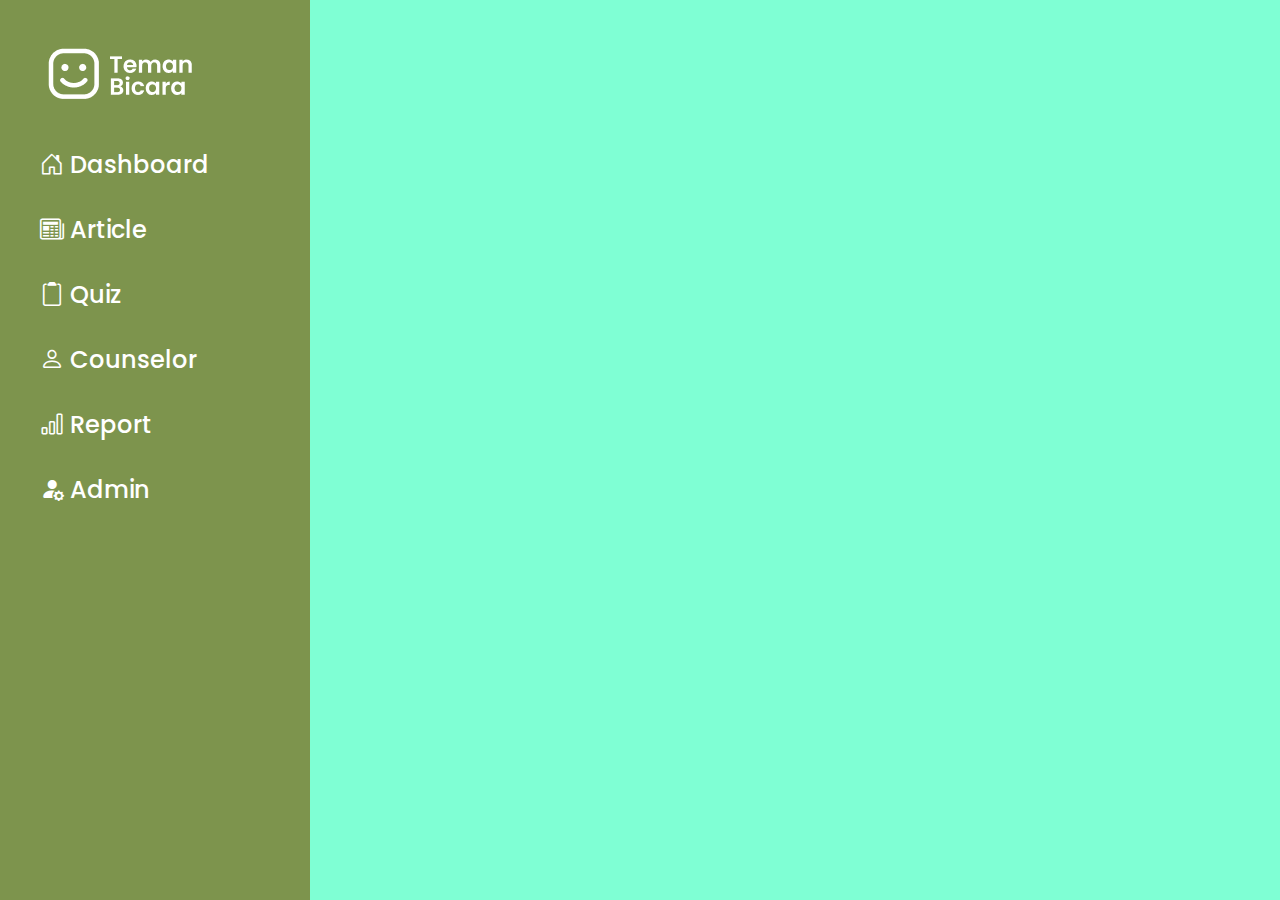
<file: index.html>
<!DOCTYPE html>
<html lang="en">
<head>
    <meta charset="UTF-8">
    <meta name="viewport" content="width=device-width, initial-scale=1.0">
    <title>Teman Bicara Admin</title>
    <link href="https://cdn.jsdelivr.net/npm/bootstrap@5.3.3/dist/css/bootstrap.min.css" rel="stylesheet"
        integrity="sha384-QWTKZyjpPEjISv5WaRU9OFeRpok6YctnYmDr5pNlyT2bRjXh0JMhjY6hW+ALEwIH" crossorigin="anonymous">
        <link rel="stylesheet" href="index.css">
        <link rel="stylesheet" href="https://cdn.jsdelivr.net/npm/bootstrap-icons@1.11.3/font/bootstrap-icons.min.css">
</head>
<body>
    <div class="d-flex">
        <aside id="sidebar">
            <div class="sidebar-logo px-5 py-5">
                <a href="#"><img src="assets/logo.png" alt="logo teman bicara"></a>
            </div>

            <ul class="sidebar-nav p-0">
                <li class="sidebar-item">
                    <a href="#" class="sidebar-link" id="dashboard">
                        <i class="bi bi-house-door"></i>
                        <span>Dashboard</span>
                    </a>
                </li>
                <li class="sidebar-item">
                    <a href="#" class="sidebar-link" id="article">
                        <i class="bi bi-newspaper"></i>
                        <span>Article</span>
                    </a>
                </li>
                <li class="sidebar-item">
                    <a href="#" class="sidebar-link" id="quiz">
                        <i class="bi bi-clipboard2"></i>
                        <span>Quiz</span>
                    </a>
                </li>
                <li class="sidebar-item">
                    <a href="#" class="sidebar-link" id="counselor">
                        <i class="bi bi-person"></i>
                        <span>Counselor</span>
                    </a>
                </li>
                <li class="sidebar-item">
                    <a href="#" class="sidebar-link" id="report">
                        <i class="bi bi-bar-chart"></i>
                        <span>Report</span>
                    </a>
                </li>
                <li class="sidebar-item">
                    <a href="#" class="sidebar-link" id="admin">
                        <i class="bi bi-person-fill-gear"></i>
                        <span>Admin</span>
                    </a>
                </li>
            </ul>
        </aside> 

        <div class="main" id="main">
            
        </div>
    </div>
    <script src="https://code.jquery.com/jquery-3.7.1.min.js"
    integrity="sha256-/JqT3SQfawRcv/BIHPThkBvs0OEvtFFmqPF/lYI/Cxo=" crossorigin="anonymous"></script>

    <script>
        $(document).ready(function () {
                $('#dashboard').click(function () {
                    $('#main').load('src/dashboard/dashboard.html');
                });
                $('#article').click(function () {
                    $('#main').load('src/article/article.html');
                });
                $('#quiz').click(function () {
                    $('#main').load('src/quiz/quiz.html');
                });
                $('#counselor').click(function () {
                    $('#main').load('src/counselor/counselor.html');
                });
                $('#report').click(function () {
                    $('#main').load('src/report/report.html');
                });
                $('#admin').click(function () {
                    $('#main').load('src/admin/admin.html');
                });
            });
    </script>

    <script src="https://cdn.jsdelivr.net/npm/bootstrap@5.3.3/dist/js/bootstrap.bundle.min.js"
        integrity="sha384-YvpcrYf0tY3lHB60NNkmXc5s9fDVZLESaAA55NDzOxhy9GkcIdslK1eN7N6jIeHz"
        crossorigin="anonymous"></script>
</body>
</html>
</file>
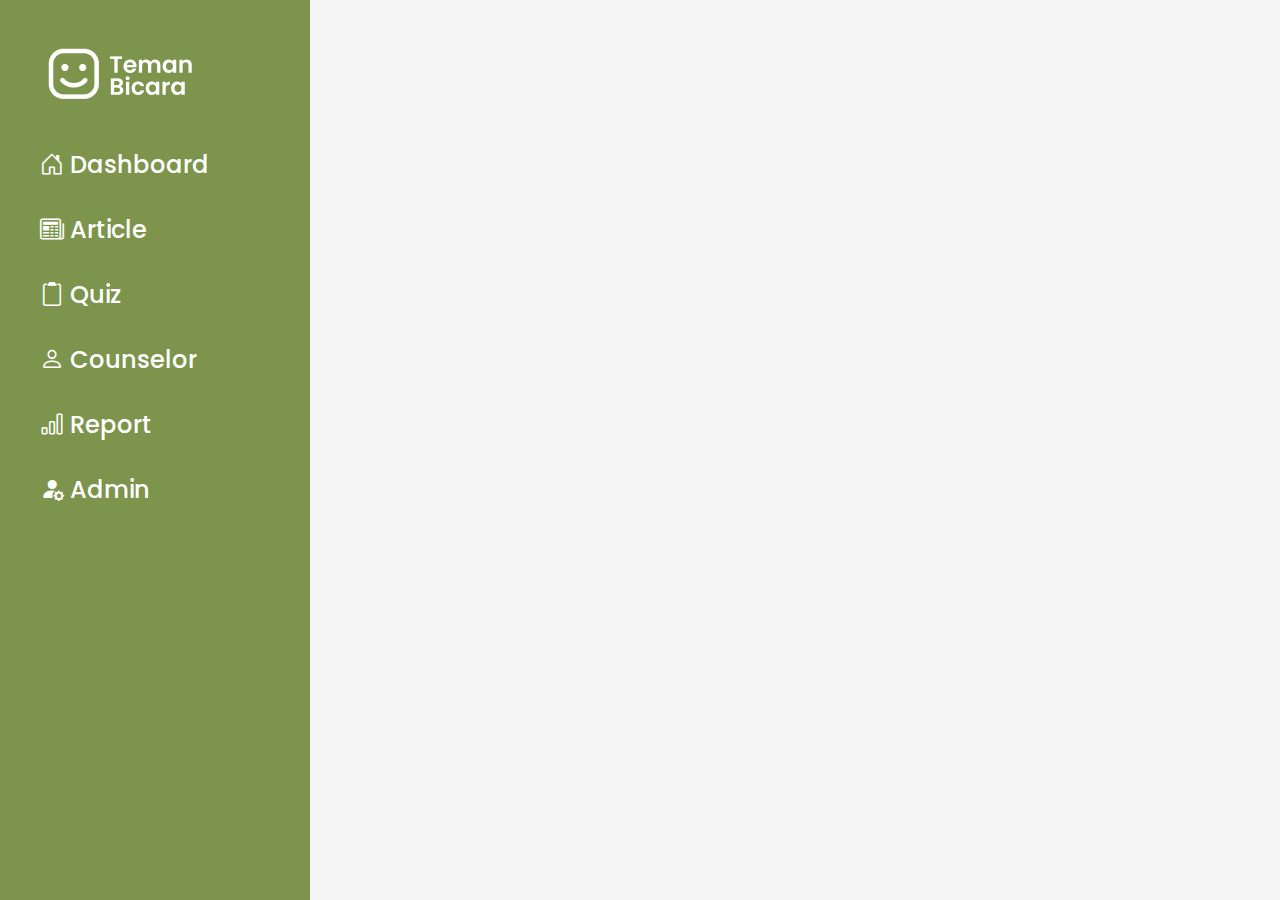
<file: src/index.html>
<!DOCTYPE html>
<html lang="en">
<head>
    <meta charset="UTF-8">
    <meta name="viewport" content="width=device-width, initial-scale=1.0">
    <title>Teman Bicara Admin</title>
    <link href="https://cdn.jsdelivr.net/npm/bootstrap@5.3.3/dist/css/bootstrap.min.css" rel="stylesheet"
        integrity="sha384-QWTKZyjpPEjISv5WaRU9OFeRpok6YctnYmDr5pNlyT2bRjXh0JMhjY6hW+ALEwIH" crossorigin="anonymous">
        <link rel="stylesheet" href="index.css">
        <link rel="stylesheet" href="https://cdn.jsdelivr.net/npm/bootstrap-icons@1.11.3/font/bootstrap-icons.min.css">
</head>
<body>
    <div class="d-flex">
        <aside id="sidebar">
            <div class="sidebar-logo px-5 py-5">
                <a href="#"><img src="../assets/logo.png" alt="logo teman bicara"></a>
            </div>

            <ul class="sidebar-nav p-0">
                <li class="sidebar-item">
                    <a href="#" class="sidebar-link" id="dashboard">
                        <i class="bi bi-house-door"></i>
                        <span>Dashboard</span>
                    </a>
                </li>
                <li class="sidebar-item">
                    <a href="#" class="sidebar-link" id="article">
                        <i class="bi bi-newspaper"></i>
                        <span>Article</span>
                    </a>
                </li>
                <li class="sidebar-item">
                    <a href="#" class="sidebar-link" id="quiz">
                        <i class="bi bi-clipboard2"></i>
                        <span>Quiz</span>
                    </a>
                </li>
                <li class="sidebar-item">
                    <a href="#" class="sidebar-link" id="counselor">
                        <i class="bi bi-person"></i>
                        <span>Counselor</span>
                    </a>
                </li>
                <li class="sidebar-item">
                    <a href="#" class="sidebar-link" id="report">
                        <i class="bi bi-bar-chart"></i>
                        <span>Report</span>
                    </a>
                </li>
                <li class="sidebar-item">
                    <a href="#" class="sidebar-link" id="admin">
                        <i class="bi bi-person-fill-gear"></i>
                        <span>Admin</span>
                    </a>
                </li>
            </ul>
        </aside> 

        <div class="main" id="main">
            
        </div>
    </div>
    <script src="https://code.jquery.com/jquery-3.7.1.min.js"
    integrity="sha256-/JqT3SQfawRcv/BIHPThkBvs0OEvtFFmqPF/lYI/Cxo=" crossorigin="anonymous"></script>

    <script>
        $(document).ready(function () {
                $('#dashboard').click(function () {
                    $('#main').load('dashboard/dashboard.html');
                });
                $('#article').click(function () {
                    $('#main').load('../src/article/article.html');
                });
                $('#quiz').click(function () {
                    $('#main').load('quiz/quiz.html');
                });
                $('#counselor').click(function () {
                    $('#main').load('counselor/counselor.html');
                });
                $('#report').click(function () {
                    $('#main').load('report/report.html');
                });
                $('#admin').click(function () {
                    $('#main').load('admin/admin.html');
                });
            });
    </script>

    <script src="https://cdn.jsdelivr.net/npm/bootstrap@5.3.3/dist/js/bootstrap.bundle.min.js"
        integrity="sha384-YvpcrYf0tY3lHB60NNkmXc5s9fDVZLESaAA55NDzOxhy9GkcIdslK1eN7N6jIeHz"
        crossorigin="anonymous"></script>
</body>
</html>
</file>
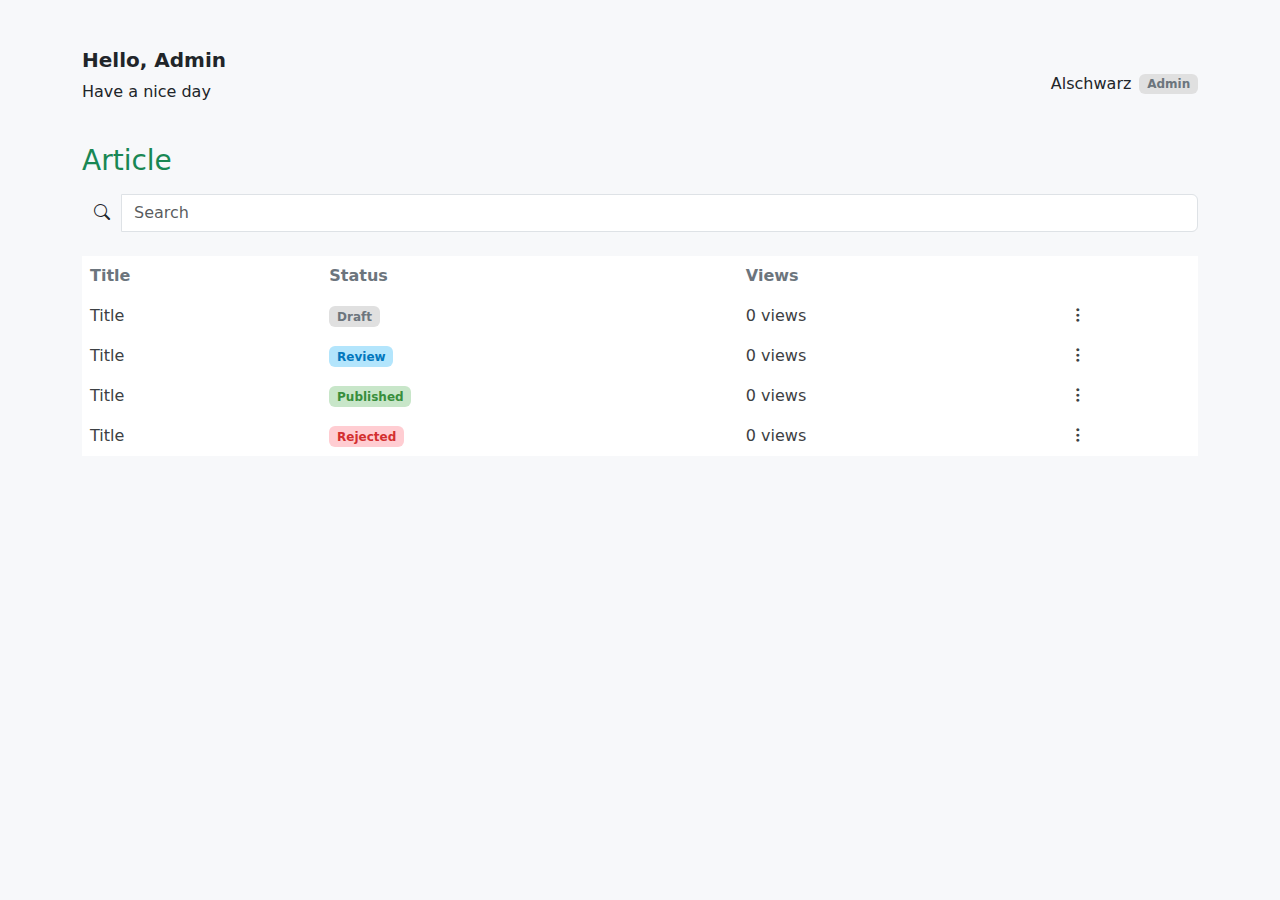
<file: src/article/article.html>
<!DOCTYPE html>
<html lang="en">
<head>
    <meta charset="UTF-8">
    <meta name="viewport" content="width=device-width, initial-scale=1.0">
    <title>Document</title>
    <link href="https://cdn.jsdelivr.net/npm/bootstrap@5.3.3/dist/css/bootstrap.min.css" rel="stylesheet"
        integrity="sha384-QWTKZyjpPEjISv5WaRU9OFeRpok6YctnYmDr5pNlyT2bRjXh0JMhjY6hW+ALEwIH" crossorigin="anonymous">
        <link rel="stylesheet" href="article.css">
        <link rel="stylesheet" href="https://cdn.jsdelivr.net/npm/bootstrap-icons@1.11.3/font/bootstrap-icons.min.css">
</head>
<body>
    <div class="container mt-5">
        <div class="d-flex justify-content-between align-items-center mb-4">
            <div>
                <h5>Hello, Admin</h5>
                <p>Have a nice day</p>
            </div>
            <div class="d-flex align-items-center">
                <div class="me-2">Alschwarz</div>
                <span class="badge bg-secondary">Admin</span>
            </div>
        </div>

        <h3 class="text-success mb-3">Article</h3>

        <div class="input-group mb-4">
            <span class="input-group-text"><i class="bi bi-search"></i></span>
            <input type="text" class="form-control" placeholder="Search">
        </div>

        <table class="table table-borderless">
            <thead>
                <tr>
                    <th>Title</th>
                    <th>Status</th>
                    <th>Views</th>
                    <th></th>
                </tr>
            </thead>
            <tbody>
                <tr>
                    <td>Title</td>
                    <td><span class="badge bg-secondary">Draft</span></td>
                    <td>0 views</td>
                    <td><i class="bi bi-three-dots-vertical"></i></td>
                </tr>
                <tr>
                    <td>Title</td>
                    <td><span class="badge bg-info">Review</span></td>
                    <td>0 views</td>
                    <td><i class="bi bi-three-dots-vertical"></i></td>
                </tr>
                <tr>
                    <td>Title</td>
                    <td><span class="badge bg-success">Published</span></td>
                    <td>0 views</td>
                    <td><i class="bi bi-three-dots-vertical"></i></td>
                </tr>
                <tr>
                    <td>Title</td>
                    <td><span class="badge bg-danger">Rejected</span></td>
                    <td>0 views</td>
                    <td><i class="bi bi-three-dots-vertical"></i></td>
                </tr>
                <!-- Additional rows with Rejected status -->
            </tbody>
        </table>
    </div>

</body>
</html>
</file>
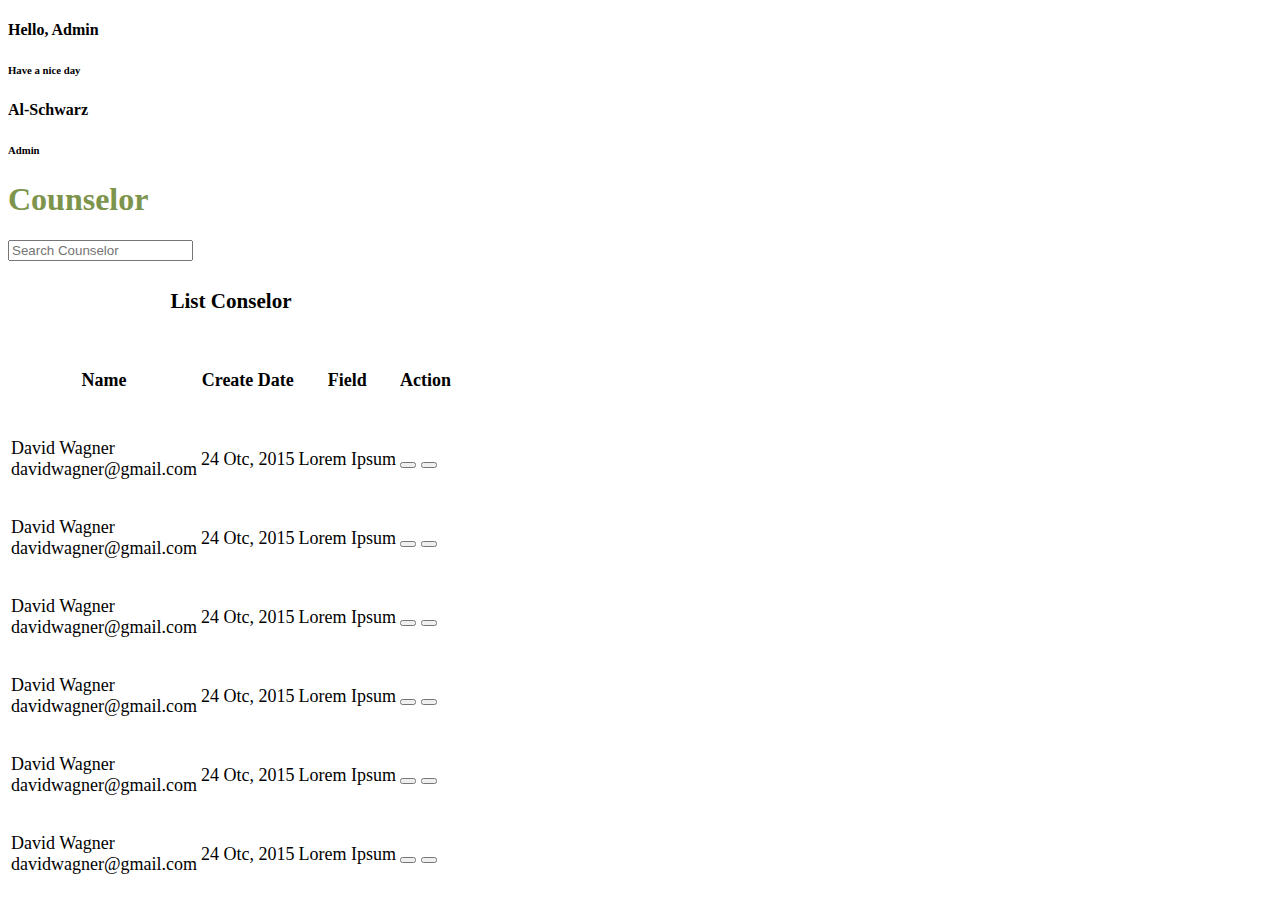
<file: src/counselor/counselor.html>
<!DOCTYPE html>
<html lang="en">
<head>
    <meta charset="UTF-8">
    <meta name="viewport" content="width=device-width, initial-scale=1.0">
    <title>Document</title>

    <style>
        #profile-pict {
            font-size: 45px;
        }

        td, th {
            height: 75px;
            font-size: 18px;
            vertical-align: middle;
        }
    </style>
</head>
<body>
    <main>
        <div class="container-fluid py-3 px-5">
            <div class="d-flex justify-content-between" >
                <div>
                    <h4>Hello, Admin</h4>
                    <h6>Have a nice day</h6>
                </div>
                <div class="d-flex align-items-center">
                    <div id="profile-pict">
                        <i class="bi bi-person-circle"></i>
                    </div>
                    <div class="ps-3">
                        <h4>Al-Schwarz</h4>
                        <h6>Admin</h6>
                    </div>
                </div>
            </div>
            <div class="py-3">
                <h1 style="color: #7D944D;">Counselor</h1>
            </div>
            <div class="input-group mb-5">
                <span class="input-group-text" id="basic-addon1"><i class="bi bi-search"></i></span>
                <input type="text" class="form-control" placeholder="Search Counselor" aria-label="Counselor"
                    aria-describedby="basic-addon1">
            </div>
            <div class="px-3 border rounded">
                <table class="table">
                    <thead>
                        <tr>
                            <th colspan="4">
                                <h3>List Conselor</h3>
                            </th>
                        </tr>
                    </thead>
                    <thead>
                        <tr class="table-success">
                            <th>Name</th>
                            <th>Create Date</th>
                            <th>Field</th>
                            <th>Action</th>
                        </tr>
                    </thead>
                    <tbody>
                        <tr>
                            <td>David Wagner <br> davidwagner@gmail.com</td>
                            <td>24 Otc, 2015</td>
                            <td>Lorem Ipsum</td>
                            <td>
                                <button type="button" class="btn btn-primary btn-sm"><i class="bi bi-pencil"></i></button>
                                <button type="button" class="btn btn-danger btn-sm"><i class="bi bi-trash"></i></button>
                            </td>
                        </tr>
                        <tr>
                            <td>David Wagner <br> davidwagner@gmail.com</td>
                            <td>24 Otc, 2015</td>
                            <td>Lorem Ipsum</td>
                            <td>
                                <button type="button" class="btn btn-primary btn-sm"><i class="bi bi-pencil"></i></button>
                                <button type="button" class="btn btn-danger btn-sm"><i class="bi bi-trash"></i></button>
                            </td>
                        </tr>
                        <tr>
                            <td>David Wagner <br> davidwagner@gmail.com</td>
                            <td>24 Otc, 2015</td>
                            <td>Lorem Ipsum</td>
                            <td>
                                <button type="button" class="btn btn-primary btn-sm"><i class="bi bi-pencil"></i></button>
                                <button type="button" class="btn btn-danger btn-sm"><i class="bi bi-trash"></i></button>
                            </td>
                        </tr>
                        <tr>
                            <td>David Wagner <br> davidwagner@gmail.com</td>
                            <td>24 Otc, 2015</td>
                            <td>Lorem Ipsum</td>
                            <td>
                                <button type="button" class="btn btn-primary btn-sm"><i class="bi bi-pencil"></i></button>
                                <button type="button" class="btn btn-danger btn-sm"><i class="bi bi-trash"></i></button>
                            </td>
                        </tr>
                        <tr>
                            <td>David Wagner <br> davidwagner@gmail.com</td>
                            <td>24 Otc, 2015</td>
                            <td>Lorem Ipsum</td>
                            <td>
                                <button type="button" class="btn btn-primary btn-sm"><i class="bi bi-pencil"></i></button>
                                <button type="button" class="btn btn-danger btn-sm"><i class="bi bi-trash"></i></button>
                            </td>
                        </tr>
                        <tr>
                            <td>David Wagner <br> davidwagner@gmail.com</td>
                            <td>24 Otc, 2015</td>
                            <td>Lorem Ipsum</td>
                            <td>
                                <button type="button" class="btn btn-primary btn-sm"><i class="bi bi-pencil"></i></button>
                                <button type="button" class="btn btn-danger btn-sm"><i class="bi bi-trash"></i></button>
                            </td>
                        </tr>
                    </tbody>
                
                </table>
            </div>
        </div>
    </main>
</body>
</html>
</file>
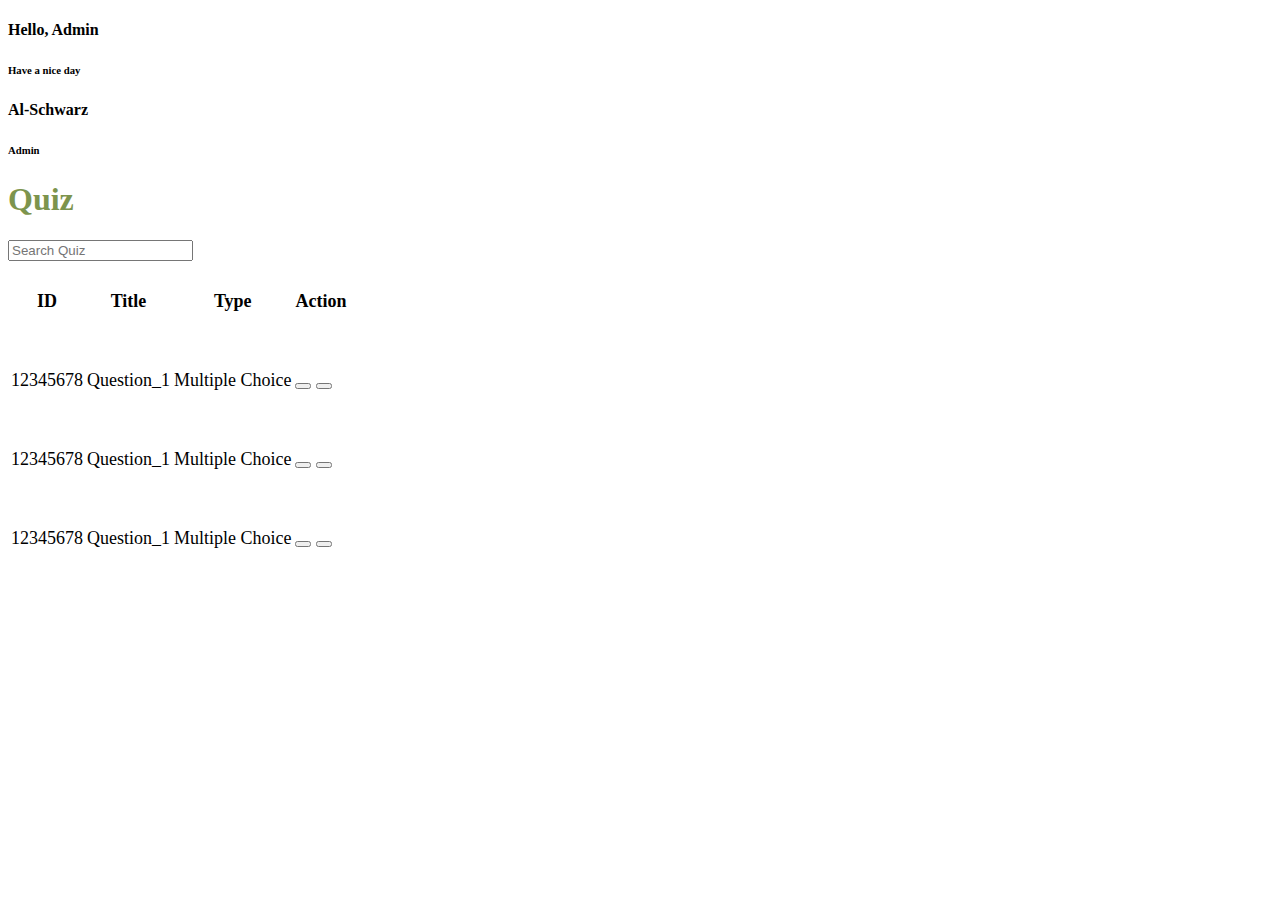
<file: src/quiz/quiz.html>
<!DOCTYPE html>
<html lang="en">
<head>
    <meta charset="UTF-8">
    <meta name="viewport" content="width=device-width, initial-scale=1.0">
    <title>Document</title>
    <style>
        #profile-pict {
            font-size: 45px;
        }
    
        td, th {
                height: 75px;
                font-size: 18px;
                vertical-align: middle;
        }
    </style>
</head>
<body>
    <main>
        <div class="container-fluid py-3 px-5">
            <div class="d-flex justify-content-between" >
                <div>
                    <h4>Hello, Admin</h4>
                    <h6>Have a nice day</h6>
                </div>
                <div class="d-flex align-items-center">
                    <div id="profile-pict">
                        <i class="bi bi-person-circle"></i>
                    </div>
                    <div class="ps-3">
                        <h4>Al-Schwarz</h4>
                        <h6>Admin</h6>
                    </div>
                </div>
            </div>
            <div class="py-3">
                <h1 style="color: #7D944D;">Quiz</h1>
            </div>
            <div class="input-group mb-5">
                <span class="input-group-text" id="basic-addon1"><i class="bi bi-search"></i></span>
                <input type="text" class="form-control" placeholder="Search Quiz" aria-label="Counselor"
                    aria-describedby="basic-addon1">
            </div>
            <div class="px-3 border rounded">
                <table class="table">
                    <thead>
                        <tr class="table-success">
                            <th>ID</th>
                            <th>Title</th>
                            <th>Type</th>
                            <th>Action</th>
                        </tr>
                    </thead>
                    <tbody>
                        <tr>
                            <td>12345678</td>
                            <td>Question_1</td>
                            <td>Multiple Choice</td>
                            <td>
                                <button type="button" class="btn btn-primary btn-sm"><i class="bi bi-pencil"></i></button>
                                <button type="button" class="btn btn-danger btn-sm"><i class="bi bi-trash"></i></button>
                            </td>
                        </tr>
                        <tr>
                            <td>12345678</td>
                            <td>Question_1</td>
                            <td>Multiple Choice</td>
                            <td>
                                <button type="button" class="btn btn-primary btn-sm"><i class="bi bi-pencil"></i></button>
                                <button type="button" class="btn btn-danger btn-sm"><i class="bi bi-trash"></i></button>
                            </td>
                        </tr>
                        <tr>
                            <td>12345678</td>
                            <td>Question_1</td>
                            <td>Multiple Choice</td>
                            <td>
                                <button type="button" class="btn btn-primary btn-sm"><i class="bi bi-pencil"></i></button>
                                <button type="button" class="btn btn-danger btn-sm"><i class="bi bi-trash"></i></button>
                            </td>
                        </tr>
                    </tbody>
            
                </table>
            </div>
        </div>
    </main>
</body>
</html>
</file>
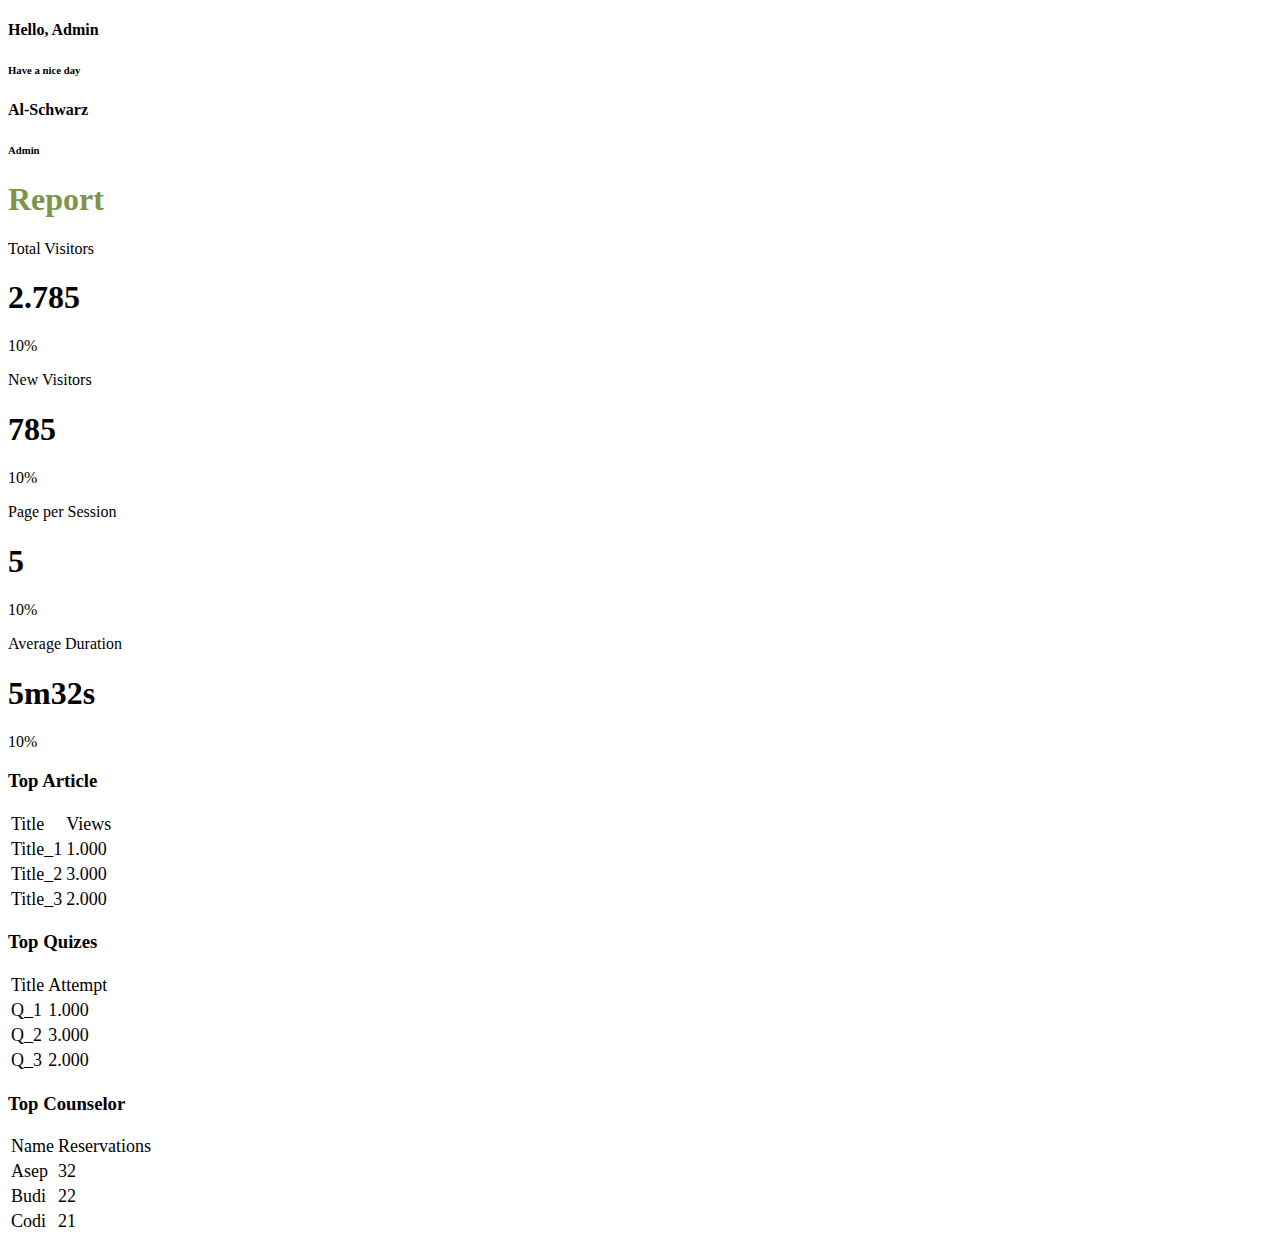
<file: src/report/report.html>
<!DOCTYPE html>
<html lang="en">
<head>
    <meta charset="UTF-8">
    <meta name="viewport" content="width=device-width, initial-scale=1.0">
    <title>Document</title>

    <style>
        #profile-pict {
            font-size: 45px;
        }
        td, th {
            font-size: 18px;
            vertical-align: middle;
        }
    </style>
</head>
<body>
    <main>
        <div class="container-fluid py-3 px-5">
            <div class="d-flex justify-content-between" >
                <div>
                    <h4>Hello, Admin</h4>
                    <h6>Have a nice day</h6>
                </div>
                <div class="d-flex align-items-center">
                    <div id="profile-pict">
                        <i class="bi bi-person-circle"></i>
                    </div>
                    <div class="ps-3">
                        <h4>Al-Schwarz</h4>
                        <h6>Admin</h6>
                    </div>
                </div>
            </div>
            <div class="py-3">
                <h1 style="color: #7D944D;">Report</h1>
            </div>

            <div class="d-flex justify-content-between px-3 py-3 flex-sm-column flex-md-row shadow p-3 mb-5 bg-white rounded">
                <div class="text-center container">
                    <p>Total Visitors</p>
                    <h1>2.785</h1>
                    <p class="text-success"><i class="bi bi-arrow-up"></i><span>10%</span></p>
                </div>
                <div class="text-center container">
                    <p>New Visitors</p>
                    <h1>785</h1>
                    <p class="text-success"><i class="bi bi-arrow-up"></i><span>10%</span></p>
                </div>
                <div class="text-center container">
                    <p>Page per Session</p>
                    <h1>5</h1>
                    <p class="text-danger"><i class="bi bi-arrow-down"></i><span>10%</span></p>
                </div>
                <div class="text-center container">
                    <p>Average Duration</p>
                    <h1>5m32s</h1>
                    <p class="text-success"><i class="bi bi-arrow-up"></i><span>10%</span></p>
                </div>
            </div>

            <div class="d-flex justify-content-between flex-sm-column flex-md-row">
                <div class="container shadow p-3 mb-5 bg-white rounded mx-2">
                    <h3>Top Article</h3>
                    <table class="table table-borderless">
                        <thead>
                            <tr>
                                <td>Title</td>
                                <td>Views</td>
                            </tr>
                        </thead>
                        <tbody>
                            <tr>
                                <td>Title_1</td>
                                <td>1.000 <span><i class="bi bi-arrow-up"></i></span></td>
                            </tr>
                            <tr>
                                <td>Title_2</td>
                                <td>3.000 <span><i class="bi bi-arrow-up"></i></span></td>
                            </tr>
                            <tr>
                                <td>Title_3</td>
                                <td>2.000 <span><i class="bi bi-arrow-up"></i></span></td>
                            </tr>
                        </tbody>
                    </table>
                </div>
                <div class="container shadow p-3 mb-5 bg-white rounded mx-2">
                    <h3>Top Quizes</h3>
                    <table class="table table-borderless">
                        <thead>
                            <tr>
                                <td>Title</td>
                                <td>Attempt</td>
                            </tr>
                        </thead>
                        <tbody>
                            <tr>
                                <td>Q_1</td>
                                <td>1.000 <span><i class="bi bi-arrow-up"></i></span></td>
                            </tr>
                            <tr>
                                <td>Q_2</td>
                                <td>3.000 <span><i class="bi bi-arrow-up"></i></span></td>
                            </tr>
                            <tr>
                                <td>Q_3</td>
                                <td>2.000 <span><i class="bi bi-arrow-up"></i></span></td>
                            </tr>
                        </tbody>
                    </table>
                </div>
                <div class="container shadow p-3 mb-5 bg-white rounded mx-2">
                    <h3>Top Counselor</h3>
                    <table class="table table-borderless">
                        <thead>
                            <tr>
                                <td>Name</td>
                                <td>Reservations</td>
                            </tr>
                        </thead>
                        <tbody>
                            <tr>
                                <td>Asep</td>
                                <td>32 <span><i class="bi bi-arrow-up"></i></span></td>
                            </tr>
                            <tr>
                                <td>Budi</td>
                                <td>22 <span><i class="bi bi-arrow-up"></i></span></td>
                            </tr>
                            <tr>
                                <td>Codi</td>
                                <td>21 <span><i class="bi bi-arrow-up"></i></span></td>
                            </tr>
                        </tbody>
                    </table>
                </div>
            </div>
        </div>
    </main>
</body>
</html>
</file>
<file: index.css>
@import url('https://fonts.googleapis.com/css2?family=Poppins:ital,wght@0,100;0,200;0,300;0,400;0,500;0,600;0,700;0,800;0,900;1,100;1,200;1,300;1,400;1,500;1,600;1,700;1,800;1,900&family=Rubik:ital,wght@0,300..900;1,300..900&display=swap');


body {
    font-family: "Poppins", serif;
    background-color: aqua;
}

li {
    list-style: none;
    margin-bottom: 29px;
    padding-left: 40px;
}

a {
    text-decoration: none;
    color: white;
    font-size: 24px;
}

.main {
    min-height: 100vh;
    width: 100%;
    overflow: hidden;
    background-color: aquamarine;
}

#sidebar {
    font-weight: 500;
    min-width: 310px;
    max-width: 310px;
    background-color: #7D944D;
}

.wrapper {
    background-color: red;
}
</file>
<file: src/index.css>
@import url('https://fonts.googleapis.com/css2?family=Poppins:ital,wght@0,100;0,200;0,300;0,400;0,500;0,600;0,700;0,800;0,900;1,100;1,200;1,300;1,400;1,500;1,600;1,700;1,800;1,900&family=Rubik:ital,wght@0,300..900;1,300..900&display=swap');


body {
    font-family: "Poppins", serif;
    background-color: #F5F5F5;
}

li {
    list-style: none;
    margin-bottom: 29px;
    padding-left: 40px;
}

a {
    text-decoration: none;
    color: white;
    font-size: 24px;
}

.main {
    min-height: 100vh;
    width: 100%;
    overflow: hidden;
    font-family: "Poppins", serif;

}

#sidebar {
    font-weight: 500;
    min-width: 310px;
    max-width: 310px;
    background-color: #7D944D;
}

.wrapper {
    background-color: red;
}
</file>
<file: src/article/article.css>
body {
    background-color: #f7f8fa;
}

h5 {
    font-weight: bold;
}

h3 {
    color: #27ae60;
}

.table thead th {
    color: #6c757d;
}

.table tbody tr td {
    vertical-align: middle;
    color: #3c4043;
}

.badge.bg-secondary {
    background-color: #e0e0e0 !important;
    color: #6c757d;
}

.badge.bg-info {
    background-color: #b3e5fc !important;
    color: #0277bd;
}

.badge.bg-success {
    background-color: #c8e6c9 !important;
    color: #388e3c;
}

.badge.bg-danger {
    background-color: #ffcdd2 !important;
    color: #d32f2f;
}

.input-group-text {
    background-color: #f7f8fa;
    border: none;
}
</file>
